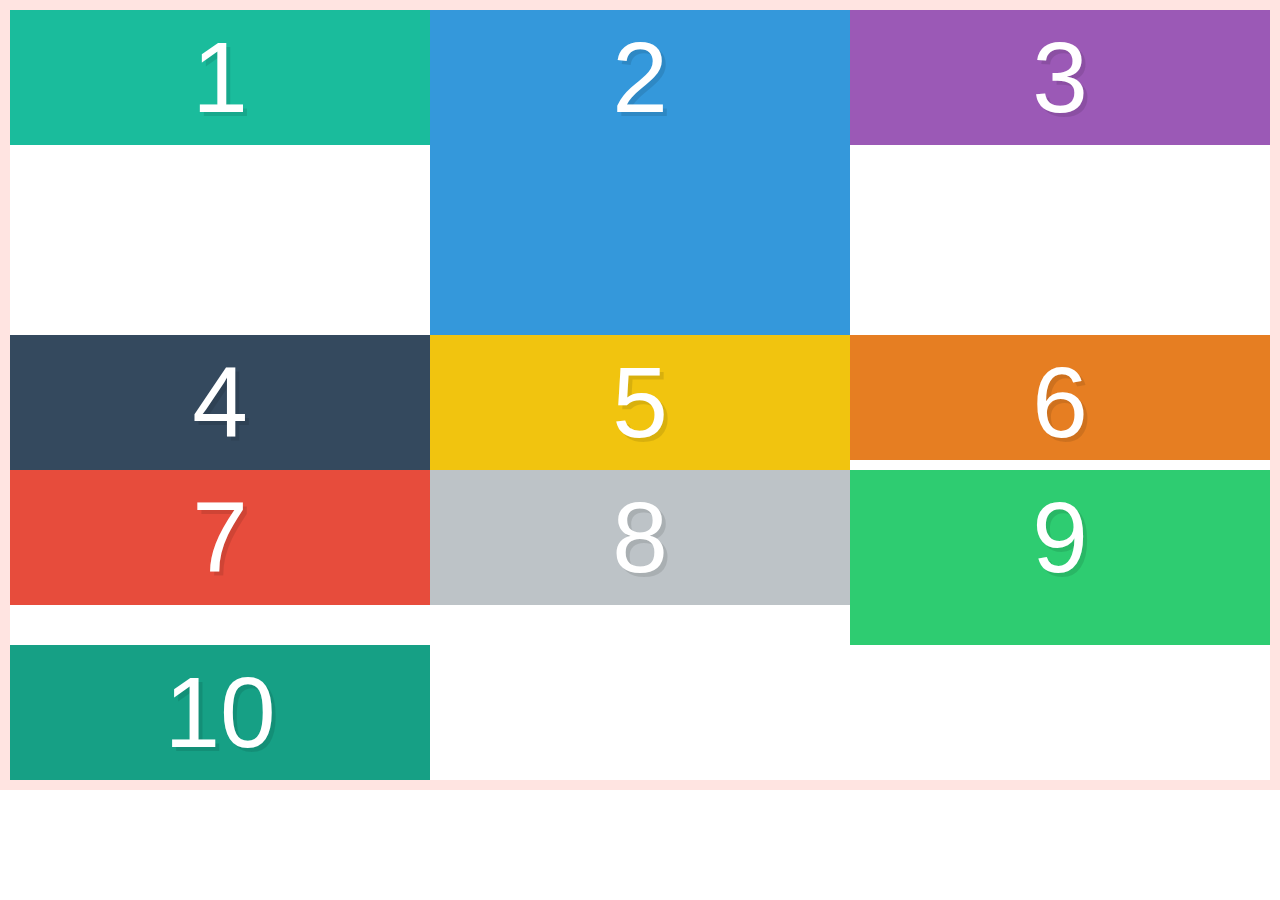
<file: alignment-and-centering/index.html>
<!doctype html>
<html lang="en">
<head>
  <meta charset="UTF-8">
  <title>FlexBox Tutorial</title>
  <link rel="stylesheet" href="style.css">
</head>
<body>

  <div class="container">
    <div class="box box1">1</div>
    <div class="box box2">2</div>
    <div class="box box3">3</div>
    <div class="box box4">4</div>
    <div class="box box5">5</div>
    <div class="box box6">6</div>
    <div class="box box7">7</div>
    <div class="box box8">8</div>
    <div class="box box9">9</div>
    <div class="box box10">10</div>
  </div>

</body>
</html>
</file>
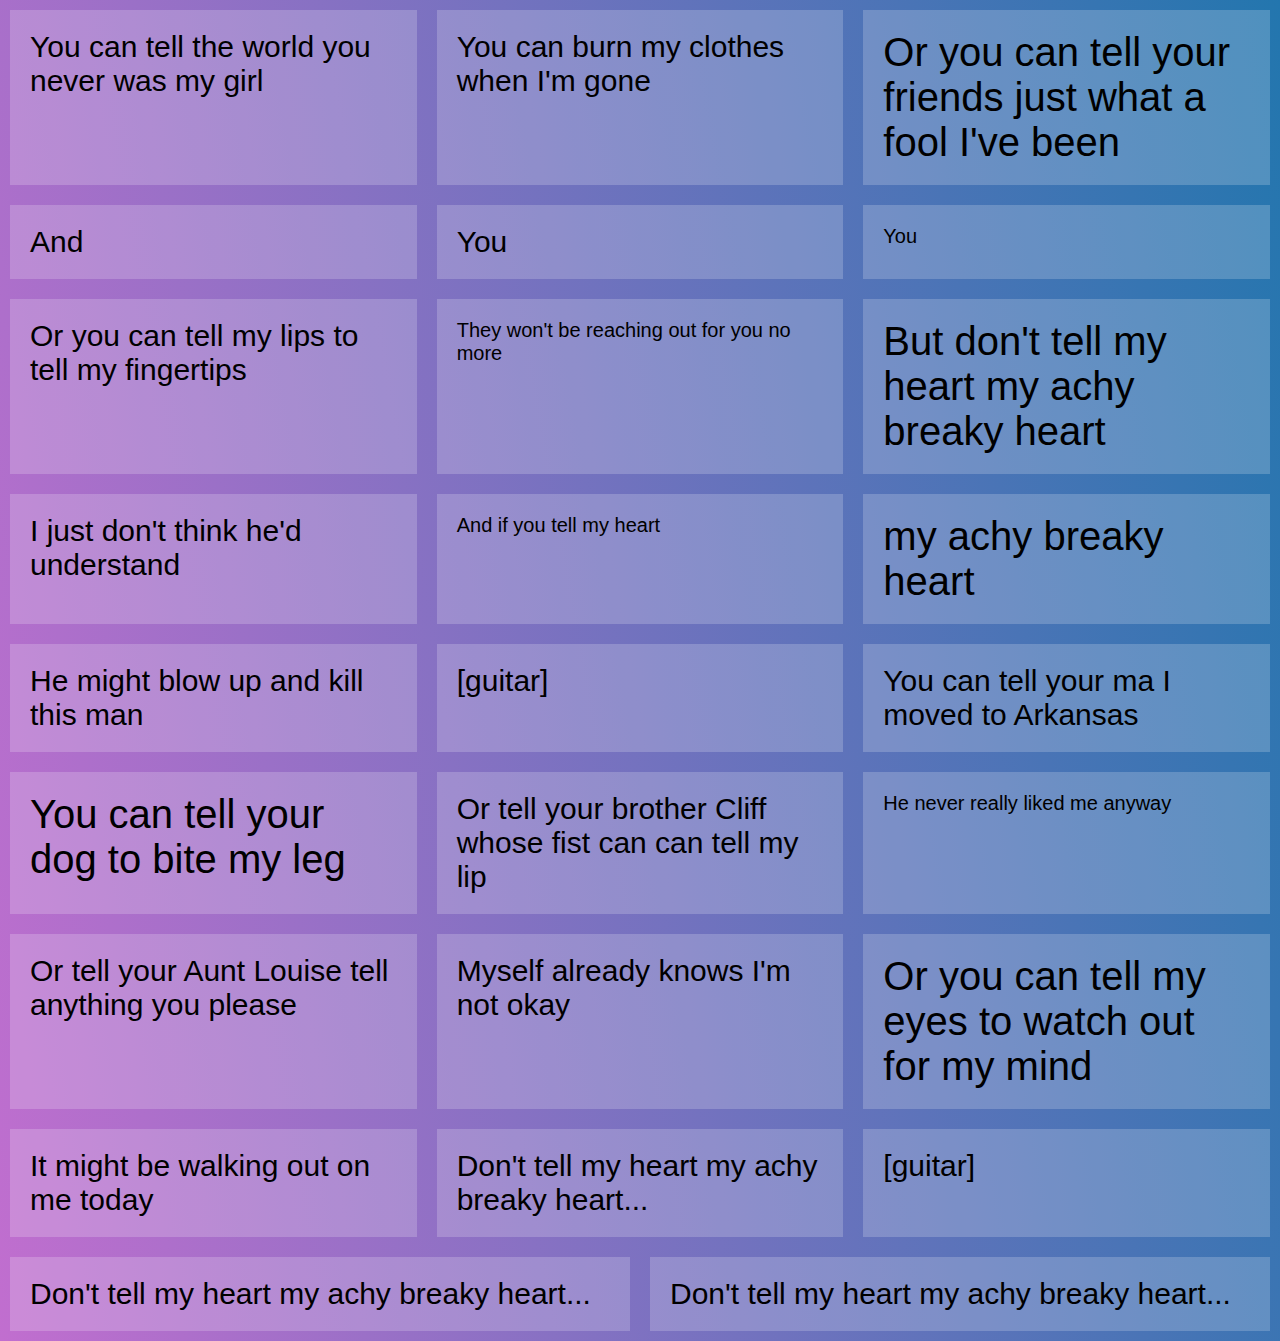
<file: equal-height-elements/index.html>
<!DOCTYPE html>
<html lang="en">
<head>
  <meta charset="UTF-8">
  <title>FlexBox Nav</title>
  <link rel="stylesheet" href="https://maxcdn.bootstrapcdn.com/font-awesome/4.3.0/css/font-awesome.min.css">
  <link rel="stylesheet" href="style.css">
</head>
<body>

  <div class="elements">

    <div class="item">You can tell the world you never was my girl</div>
    <div class="item">You can burn my clothes when I'm gone</div>
    <div class="item large">Or you can tell your friends just what a fool I've been</div>
    <div class="item">And </div>

    <div class="item">You </div>
    <div class="item small">You </div>
    <div class="item">Or you can tell my lips to tell my fingertips</div>
    <div class="item small">They won't be reaching out for you no more</div>

    <div class="item large">But don't tell my heart my achy breaky heart</div>
    <div class="item">I just don't think he'd understand</div>
    <div class="item small">And if you tell my heart</div>
    <div class="item large">my achy breaky heart</div>
    <div class="item">He might blow up and kill this man</div>

    <div class="item">[guitar]</div>

    <div class="item">You can tell your ma I moved to Arkansas</div>
    <div class="item large">You can tell your dog to bite my leg</div>
    <div class="item">Or tell your brother Cliff whose fist can can tell my lip</div>
    <div class="item small">He never really liked me anyway</div>

    <div class="item">Or tell your Aunt Louise tell anything you please</div>
    <div class="item">Myself already knows I'm not okay</div>
    <div class="item large">Or you can tell my eyes to watch out for my mind</div>
    <div class="item">It might be walking out on me today</div>

    <div class="item">Don't tell my heart my achy breaky heart...</div>

    <div class="item">[guitar]</div>

    <div class="item">Don't tell my heart my achy breaky heart...</div>
    <div class="item">Don't tell my heart my achy breaky heart...</div>

  </div>

</body>
</html>
</file>
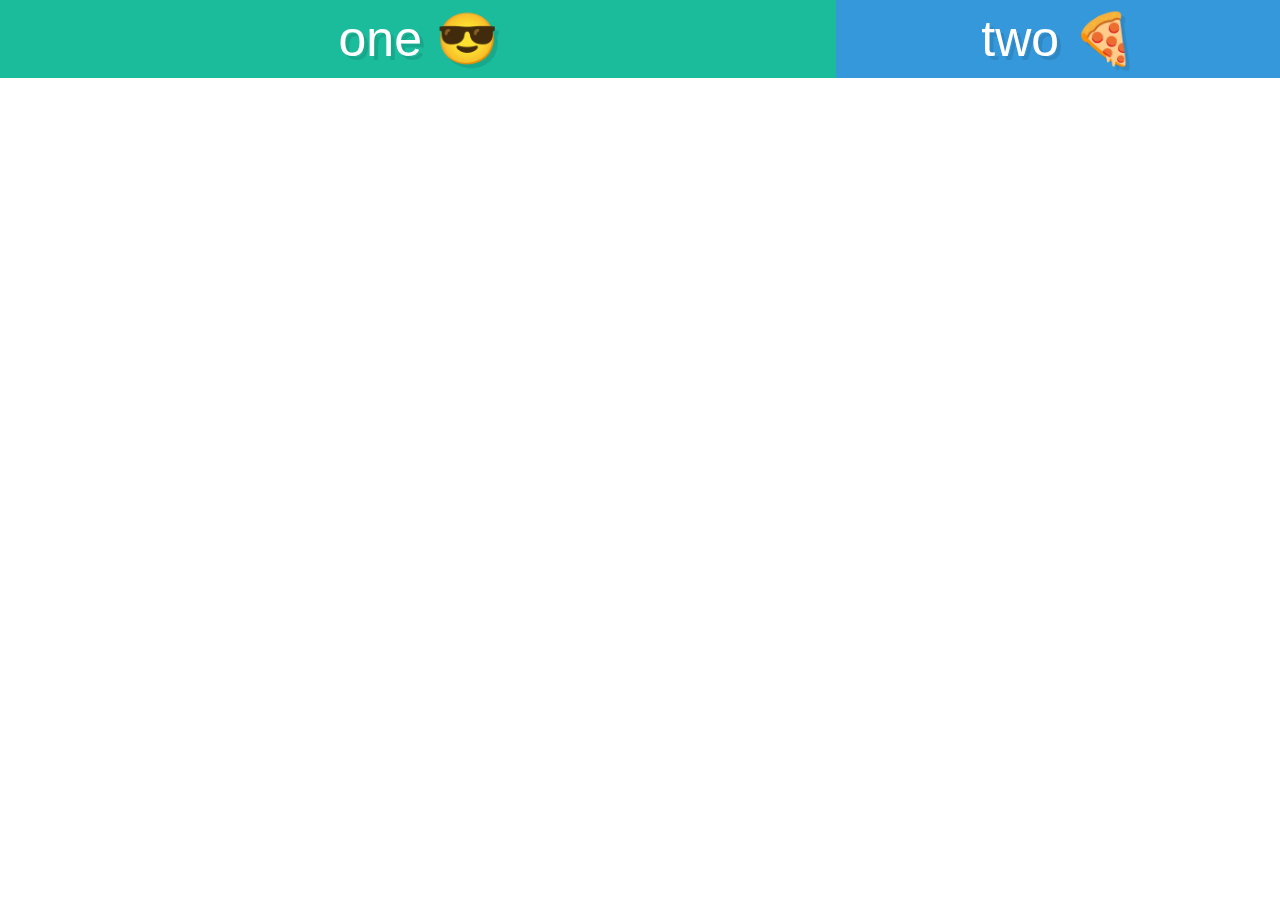
<file: flex-grow-and-shrink/index.html>
<!doctype html>
<html lang="en">
<head>
  <meta charset="UTF-8">
  <title>FlexBox Tutorial</title>
  <link rel="stylesheet" href="style.css">
</head>
<body>

  <div class="container">
    <div class="box box1">one 😎</div>
    <div class="box box2">two 🍕</div>
  </div>

</body>
</html>
</file>
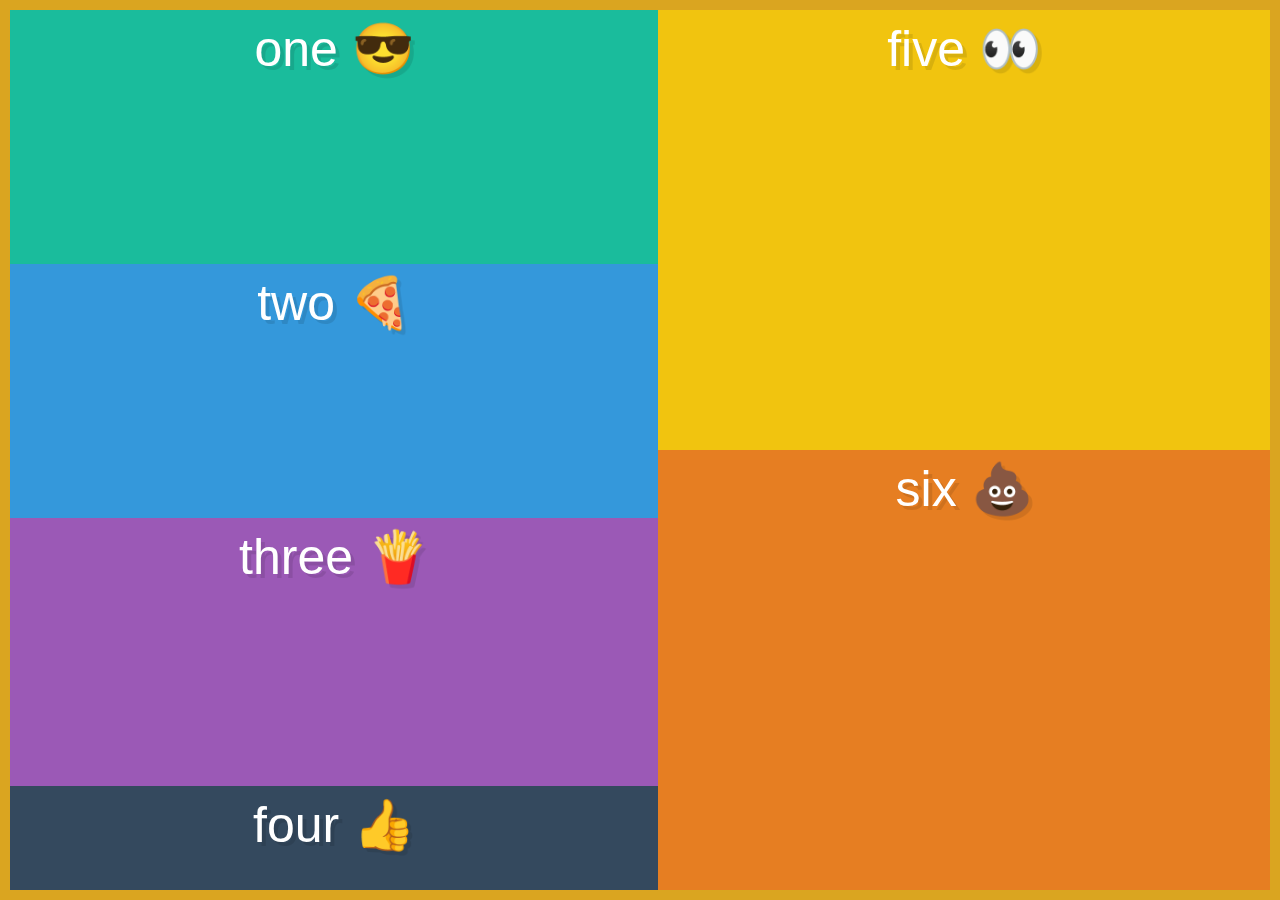
<file: flex-wrapping-and-columns/index.html>
<!doctype html>
<html lang="en">
<head>
  <meta charset="UTF-8">
  <title>FlexBox Tutorial</title>
  <link rel="stylesheet" href="style.css">
</head>
<body>

  <div class="container">
    <div class="box box1">one 😎</div>
    <div class="box box2">two 🍕</div>
    <div class="box box3">three 🍟</div>
    <div class="box box4">four 👍</div>
    <div class="box box5">five 👀</div>
    <div class="box box6">six 💩</div>
  </div>

</body>
</html>
</file>
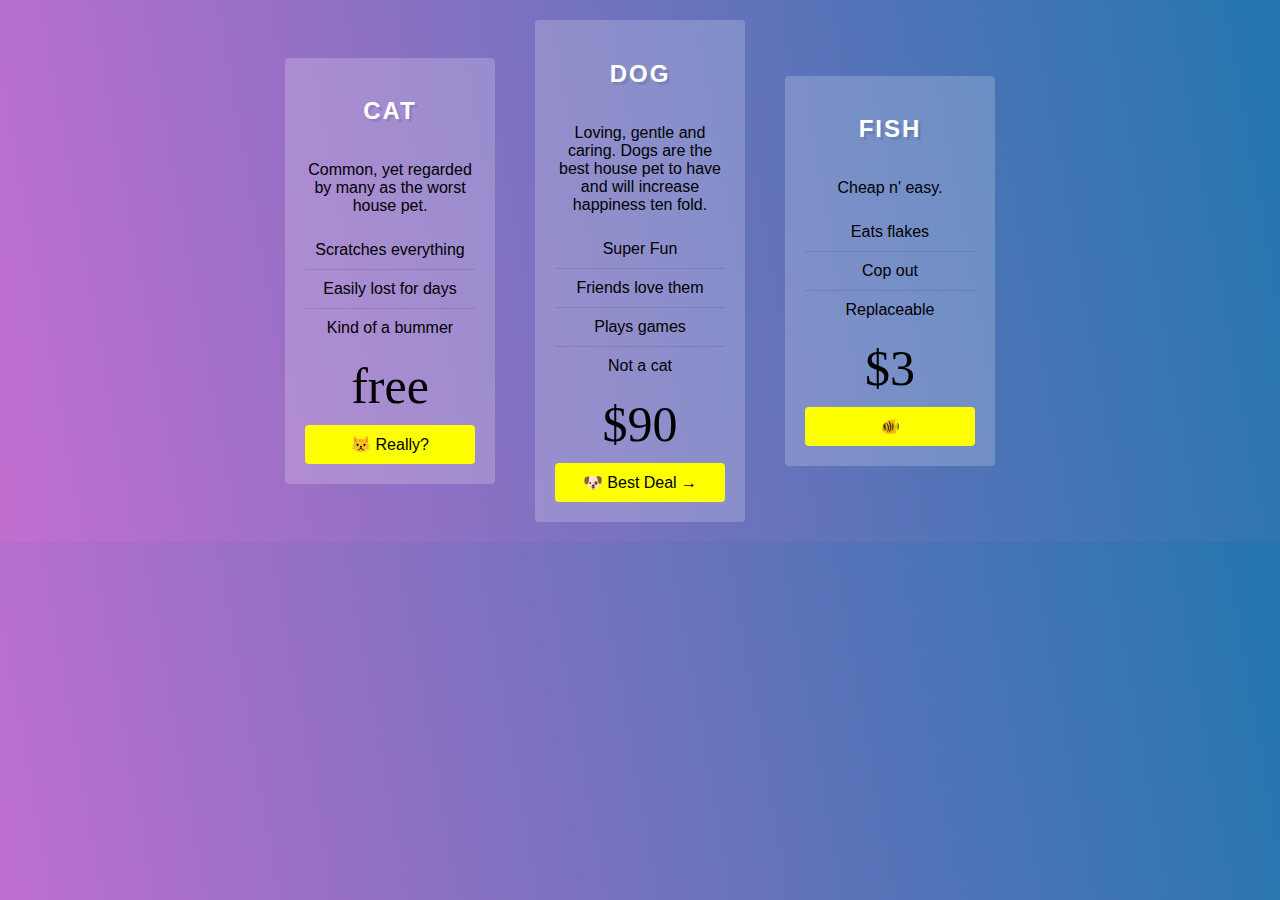
<file: pricing-grid/index.html>
<!DOCTYPE html>
<html lang="en">

<head>
  <meta charset="UTF-8">
  <title>FlexBox Nav</title>
  <link rel="stylesheet" href="https://maxcdn.bootstrapcdn.com/font-awesome/4.3.0/css/font-awesome.min.css">
  <link rel="stylesheet" href="style.css">
</head>

<body>

  <!-- Flex Container! -->
  <div class="pricing-grid">

    <div class="plan plan1">

      <h2>Cat</h2>
      <p>Common, yet regarded by many as the worst house pet.</p>
      <ul class="features">
        <li>Scratches everything</li>
        <li>Easily lost for days</li>
        <li>Kind of a bummer</li>
      </ul>

      <p class="price">free</p>

      <a href="#" class="cta">😾 Really?</a>
    </div>

    <div class="plan plan2">

      <h2>Dog</h2>
      <p>Loving, gentle and caring. Dogs are the best house pet to have and will increase happiness ten fold. </p>
      <ul class="features">
        <li>Super Fun</li>
        <li>Friends love them</li>
        <li>Plays games</li>
        <li>Not a cat</li>
      </ul>

      <p class="price">$90</p>

      <a href="#" class="cta">🐶 Best Deal →</a>
    </div>

    <div class="plan plan3">

      <h2>Fish</h2>
      <p>Cheap n' easy.</p>
      <ul class="features">
        <li>Eats flakes</li>
        <li>Cop out</li>
        <li>Replaceable</li>
      </ul>

      <p class="price">$3</p>

      <a href="#" class="cta">🐠</a>
    </div>

  </div>

</body>

</html>
</file>
<file: equal-height-elements/style.css>
/* Some CSS Setup - nothing to do with flexbox */

html {
  box-sizing: border-box;
}

*,
*:before,
*:after {
  box-sizing: inherit;
}

body {
  font-family: sans-serif;
  margin: 0;
  background-image: linear-gradient(260deg, #2376ae 0%, #c16ecf 100%);
}

a {
  color: white;
}

.item.large {
  font-size: 40px;
}

.item.small {
  font-size: 20px;
}

.item {
  background: rgba(255, 255, 255, 0.2);
  margin: 10px;
  padding: 20px;
  font-size: 30px;
}

/* Flexbox Starts Here: */

.elements {
  display: flex;
  flex-wrap: wrap;
}

.item {
  flex: 1 1 calc(33.33% - 20px);
}
</file>
<file: pricing-grid/style.css>
/* Some CSS Setup - nothing to do with flexbox */
html {
  box-sizing: border-box;
}

*, *:before, *:after {
  box-sizing: inherit;
}

body {
  font-family: sans-serif;
  margin: 0;
  background-image: linear-gradient(260deg, #2376ae 0%, #c16ecf 100%);
}

a {
  color:white;
}

.plan ul {
  margin: 0;
  padding: 0;
  list-style: none;
}

.plan ul li {
  border-bottom: 1px solid rgba(0,0,0,0.1);
  padding:10px;
}

.plan ul li:last-child {
  border-bottom: 0;
}

.plan a {
  text-decoration: none;
  background:#FEFF00;
  padding:10px;
  color:black;
  border-radius:4px;
}


.plan h2 {
  text-transform: uppercase;
  color:white;
  letter-spacing: 2px;
  text-shadow:3px 3px 0 rgba(0,0,0,0.1);
}

.price {
  font-size: 50px;
  font-family: serif;
  margin: 10px 0;
}


/* Flex Container!!! */
.pricing-grid {
  max-width:750px;
  margin: 0 auto;
  display:flex; 
  align-items:center;
}

.plan {
  background:rgba(255,255,255,0.2);
  margin:20px;
  padding:20px;
  border-radius: 4px;
  text-align: center;
  
  flex:1;
  display:flex;
  flex-wrap:wrap;

}

.plan > * {
  flex:1 1 100%;
}

.plan .cta {
  align-self:flex-end;
}
</file>
<file: alignment-and-centering/style.css>
/* CSS Normalize */

article,
aside,
details,
figcaption,
figure,
footer,
header,
hgroup,
nav,
section,
summary {
  display: block;
}

audio,
canvas,
video {
  display: inline-block;
}

audio:not([controls]) {
  display: none;
  height: 0;
}

[hidden] {
  display: none;
}

html {
  font-family: sans-serif;
  -webkit-text-size-adjust: 100%;
  -ms-text-size-adjust: 100%;
}

a:focus {
  outline: thin dotted;
}

a:active,
a:hover {
  outline: 0;
}

h1 {
  font-size: 2em;
}

abbr[title] {
  border-bottom: 1px dotted;
}

b,
strong {
  font-weight: 700;
}

dfn {
  font-style: italic;
}

mark {
  background: #ff0;
  color: #000;
}

code,
kbd,
pre,
samp {
  font-family: monospace, serif;
  font-size: 1em;
}

pre {
  white-space: pre-wrap;
  word-wrap: break-word;
}

q {
  quotes: \201C \201D \2018 \2019;
}

small {
  font-size: 80%;
}

sub,
sup {
  font-size: 75%;
  line-height: 0;
  position: relative;
  vertical-align: baseline;
}

sup {
  top: -.5em;
}

sub {
  bottom: -.25em;
}

img {
  border: 0;
}

svg:not(:root) {
  overflow: hidden;
}

fieldset {
  border: 1px solid silver;
  margin: 0 2px;
  padding: .35em .625em .75em;
}

button,
input,
select,
textarea {
  font-family: inherit;
  font-size: 100%;
  margin: 0;
}

button,
input {
  line-height: normal;
}

button,
html input[type=button],
/* 1 */

input[type=reset],
input[type=submit] {
  -webkit-appearance: button;
  cursor: pointer;
}

button[disabled],
input[disabled] {
  cursor: default;
}

input[type=checkbox],
input[type=radio] {
  box-sizing: border-box;
  padding: 0;
}

input[type=search] {
  -webkit-appearance: textfield;
  -moz-box-sizing: content-box;
  -webkit-box-sizing: content-box;
  box-sizing: content-box;
}

input[type=search]::-webkit-search-cancel-button,
input[type=search]::-webkit-search-decoration {
  -webkit-appearance: none;
}

textarea {
  overflow: auto;
  vertical-align: top;
}

table {
  border-collapse: collapse;
  border-spacing: 0;
}

body,
figure {
  margin: 0;
}

legend,
button::-moz-focus-inner,
input::-moz-focus-inner {
  border: 0;
  padding: 0;
}

/* Box-sizing border-box */

* {
  -moz-box-sizing: border-box;
  -webkit-box-sizing: border-box;
  box-sizing: border-box;
}

/* Some default styles to make each box visible */

.box {
  color: white;
  font-size: 100px;
  text-align: center;
  text-shadow: 4px 4px 0 rgba(0, 0, 0, 0.1);
  padding: 10px;
}

/* Colours for each box */

.box1 {
  background: #1abc9c;
}

.box2 {
  background: #3498db;
}

.box3 {
  background: #9b59b6;
}

.box4 {
  background: #34495e;
}

.box5 {
  background: #f1c40f;
}

.box6 {
  background: #e67e22;
}

.box7 {
  background: #e74c3c;
}

.box8 {
  background: #bdc3c7;
}

.box9 {
  background: #2ecc71;
}

.box10 {
  background: #16a085;
}

/* We start writing out flexbox here. The above is just page setup */

.container {
  display: flex;
  /* display: inline-flex; */
  border: 10px solid mistyrose;
  /* min-height: 100vh; */
  flex-direction: row;
  /* flex-direction: row-reverse; */
  /* flex-direction: column; */
  align-items: flex-start;
  flex-wrap: wrap;
}

.box {
  width: 33.333%;
}

.box2 {
  padding-bottom: 200px;
}

.box6 {
  padding-bottom: 0;
}

.box9 {
  padding-bottom: 50px;
  align-self: stretch;
}
</file>
<file: flex-grow-and-shrink/style.css>
/* CSS Normalize */

article,
aside,
details,
figcaption,
figure,
footer,
header,
hgroup,
nav,
section,
summary {
  display: block;
}

audio,
canvas,
video {
  display: inline-block;
}

audio:not([controls]) {
  display: none;
  height: 0;
}

[hidden] {
  display: none;
}

html {
  font-family: sans-serif;
  -webkit-text-size-adjust: 100%;
  -ms-text-size-adjust: 100%;
}

a:focus {
  outline: thin dotted;
}

a:active,
a:hover {
  outline: 0;
}

h1 {
  font-size: 2em;
}

abbr[title] {
  border-bottom: 1px dotted;
}

b,
strong {
  font-weight: 700;
}

dfn {
  font-style: italic;
}

mark {
  background: #ff0;
  color: #000;
}

code,
kbd,
pre,
samp {
  font-family: monospace, serif;
  font-size: 1em;
}

pre {
  white-space: pre-wrap;
  word-wrap: break-word;
}

q {
  quotes: \201C \201D \2018 \2019;
}

small {
  font-size: 80%;
}

sub,
sup {
  font-size: 75%;
  line-height: 0;
  position: relative;
  vertical-align: baseline;
}

sup {
  top: -.5em;
}

sub {
  bottom: -.25em;
}

img {
  border: 0;
}

svg:not(:root) {
  overflow: hidden;
}

fieldset {
  border: 1px solid silver;
  margin: 0 2px;
  padding: .35em .625em .75em;
}

button,
input,
select,
textarea {
  font-family: inherit;
  font-size: 100%;
  margin: 0;
}

button,
input {
  line-height: normal;
}

button,
html input[type=button],
/* 1 */

input[type=reset],
input[type=submit] {
  -webkit-appearance: button;
  cursor: pointer;
}

button[disabled],
input[disabled] {
  cursor: default;
}

input[type=checkbox],
input[type=radio] {
  box-sizing: border-box;
  padding: 0;
}

input[type=search] {
  -webkit-appearance: textfield;
  -moz-box-sizing: content-box;
  -webkit-box-sizing: content-box;
  box-sizing: content-box;
}

input[type=search]::-webkit-search-cancel-button,
input[type=search]::-webkit-search-decoration {
  -webkit-appearance: none;
}

textarea {
  overflow: auto;
  vertical-align: top;
}

table {
  border-collapse: collapse;
  border-spacing: 0;
}

body,
figure {
  margin: 0;
}

legend,
button::-moz-focus-inner,
input::-moz-focus-inner {
  border: 0;
  padding: 0;
}

/* Box-sizing border-box */

* {
  -moz-box-sizing: border-box;
  -webkit-box-sizing: border-box;
  box-sizing: border-box;
}

/* Some default styles to make each box visible */

.box {
  color: white;
  font-size: 50px;
  text-align: center;
  text-shadow: 4px 4px 0 rgba(0, 0, 0, 0.1);
  padding: 10px;
}

/* Colours for each box */

.box1 {
  background: #1abc9c;
}

.box2 {
  background: #3498db;
}

.box3 {
  background: #9b59b6;
}

.box4 {
  background: #34495e;
}

.box5 {
  background: #f1c40f;
}

.box6 {
  background: #e67e22;
}

.box7 {
  background: #e74c3c;
}

.box8 {
  background: #bdc3c7;
}

.box9 {
  background: #2ecc71;
}

.box10 {
  background: #16a085;
}

/* We start writing out flexbox here. The above is just page setup */

.container {
  display: flex;
}

.box1 {
  flex: 10 5 400px;
}

.box2 {
  flex: 1 1 400px;
}
</file>
<file: flex-wrapping-and-columns/style.css>
/* CSS Normalize */

article,
aside,
details,
figcaption,
figure,
footer,
header,
hgroup,
nav,
section,
summary {
  display: block;
}

audio,
canvas,
video {
  display: inline-block;
}

audio:not([controls]) {
  display: none;
  height: 0;
}

[hidden] {
  display: none;
}

html {
  font-family: sans-serif;
  -webkit-text-size-adjust: 100%;
  -ms-text-size-adjust: 100%;
}

a:focus {
  outline: thin dotted;
}

a:active,
a:hover {
  outline: 0;
}

h1 {
  font-size: 2em;
}

abbr[title] {
  border-bottom: 1px dotted;
}

b,
strong {
  font-weight: 700;
}

dfn {
  font-style: italic;
}

mark {
  background: #ff0;
  color: #000;
}

code,
kbd,
pre,
samp {
  font-family: monospace, serif;
  font-size: 1em;
}

pre {
  white-space: pre-wrap;
  word-wrap: break-word;
}

q {
  quotes: \201C \201D \2018 \2019;
}

small {
  font-size: 80%;
}

sub,
sup {
  font-size: 75%;
  line-height: 0;
  position: relative;
  vertical-align: baseline;
}

sup {
  top: -.5em;
}

sub {
  bottom: -.25em;
}

img {
  border: 0;
}

svg:not(:root) {
  overflow: hidden;
}

fieldset {
  border: 1px solid silver;
  margin: 0 2px;
  padding: .35em .625em .75em;
}

button,
input,
select,
textarea {
  font-family: inherit;
  font-size: 100%;
  margin: 0;
}

button,
input {
  line-height: normal;
}

button,
html input[type=button],
/* 1 */

input[type=reset],
input[type=submit] {
  -webkit-appearance: button;
  cursor: pointer;
}

button[disabled],
input[disabled] {
  cursor: default;
}

input[type=checkbox],
input[type=radio] {
  box-sizing: border-box;
  padding: 0;
}

input[type=search] {
  -webkit-appearance: textfield;
  -moz-box-sizing: content-box;
  -webkit-box-sizing: content-box;
  box-sizing: content-box;
}

input[type=search]::-webkit-search-cancel-button,
input[type=search]::-webkit-search-decoration {
  -webkit-appearance: none;
}

textarea {
  overflow: auto;
  vertical-align: top;
}

table {
  border-collapse: collapse;
  border-spacing: 0;
}

body,
figure {
  margin: 0;
}

legend,
button::-moz-focus-inner,
input::-moz-focus-inner {
  border: 0;
  padding: 0;
}

/* Box-sizing border-box */

* {
  -moz-box-sizing: border-box;
  -webkit-box-sizing: border-box;
  box-sizing: border-box;
}

/* Some default styles to make each box visible */

.box {
  color: white;
  font-size: 50px;
  text-align: center;
  text-shadow: 4px 4px 0 rgba(0, 0, 0, 0.1);
  padding: 10px;
}

/* Colours for each box */

.box1 {
  background: #1abc9c;
}

.box2 {
  background: #3498db;
}

.box3 {
  background: #9b59b6;
}

.box4 {
  background: #34495e;
}

.box5 {
  background: #f1c40f;
}

.box6 {
  background: #e67e22;
}

.box7 {
  background: #e74c3c;
}

.box8 {
  background: #bdc3c7;
}

.box9 {
  background: #2ecc71;
}

.box10 {
  background: #16a085;
}

/* We start writing out flexbox here. The above is just page setup */

.container {
  display: flex;
  flex-wrap: wrap;
  flex-direction: column;
  border: 10px solid goldenrod;
  height: 100vh;
}

.box {
  flex-basis: 250px;
  flex-grow: 1;
}

.box3 {
  flex-grow: 5;
}

.box4 {
  flex-basis: 100px;
}
</file>
